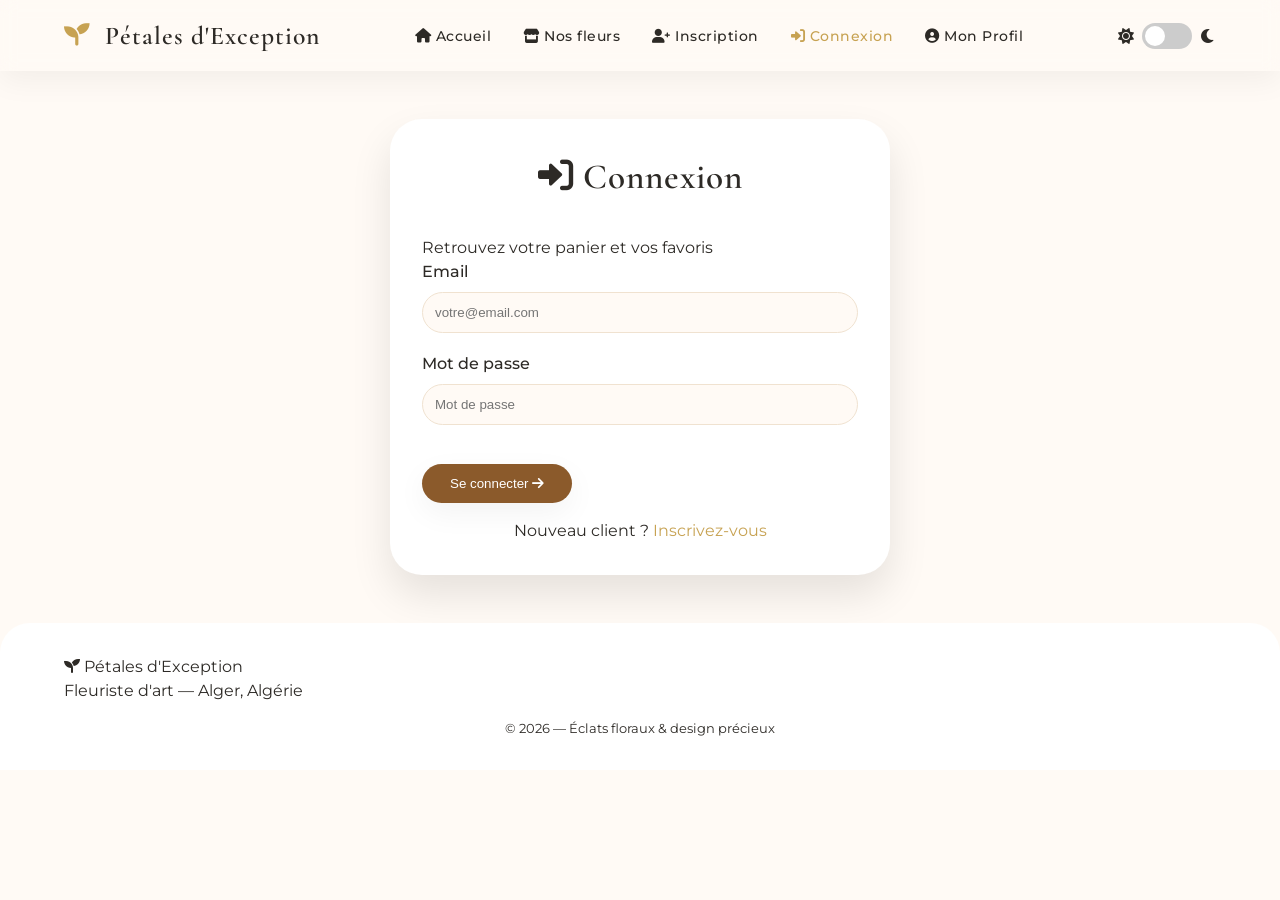
<file: login.html>
<!DOCTYPE html>
<html lang="fr">
<head>
    <meta charset="UTF-8">
    <meta name="viewport" content="width=device-width, initial-scale=1.0">
    <title>Connexion | Pétales d'Exception</title>
    <link rel="stylesheet" href="style.css">
    <link href="https://fonts.googleapis.com/css2?family=Cormorant+Garamond:wght@300;400;500;600;700&family=Montserrat:wght@200;300;400;500;600&display=swap" rel="stylesheet">
    <link rel="stylesheet" href="https://cdnjs.cloudflare.com/ajax/libs/font-awesome/6.0.0-beta3/css/all.min.css">
</head>
<body>

    <header>
        <nav class="navbar">
            <div class="logo">
                <i class="fas fa-seedling"></i> 
                <span>Pétales d'Exception</span>
            </div>
            <ul class="nav-links" id="navLinks">
                <li><a href="index.html"><i class="fas fa-home"></i> Accueil</a></li>
                <li><a href="products.html"><i class="fas fa-store"></i> Nos fleurs</a></li>
                <li><a href="register.html"><i class="fas fa-user-plus"></i> Inscription</a></li>
                <li><a href="login.html" class="active"><i class="fas fa-sign-in-alt"></i> Connexion</a></li>
                <li id="profileNav" style="display:none;"><a href="profile.html"><i class="fas fa-user-circle"></i> Mon Profil</a></li>
            </ul>
            <div class="theme-switch-wrapper">
                <i class="fas fa-sun"></i>
                <label class="theme-switch">
                    <input type="checkbox" id="themeToggle">
                    <span class="slider round"></span>
                </label>
                <i class="fas fa-moon"></i>
            </div>
            <div class="burger" id="burgerMenu">
                <i class="fas fa-bars"></i>
            </div>
        </nav>
    </header>

    <main>
        <div class="form-container">
            <h2><i class="fas fa-sign-in-alt"></i> Connexion</h2>
            <p>Retrouvez votre panier et vos favoris</p>
            <form id="loginForm">
                <div class="form-group">
                    <label>Email</label>
                    <input type="email" id="loginEmail" placeholder="votre@email.com" required>
                </div>
                <div class="form-group">
                    <label>Mot de passe</label>
                    <input type="password" id="loginPwd" placeholder="Mot de passe" required>
                </div>
                <button type="submit" class="btn-primary">Se connecter <i class="fas fa-arrow-right"></i></button>
            </form>
            <p class="message-text">Nouveau client ? <a href="register.html">Inscrivez-vous</a></p>
        </div>
    </main>

    <footer>
        <div class="footer-content">
            <div class="footer-logo">
                <i class="fas fa-seedling"></i> Pétales d'Exception
                <p>Fleuriste d'art — Alger, Algérie</p>
            </div>
        </div>
        <p class="copyright">© 2026 — Éclats floraux & design précieux</p>
    </footer>

    <script src="script.js"></script>
</body>
</html>
</file>
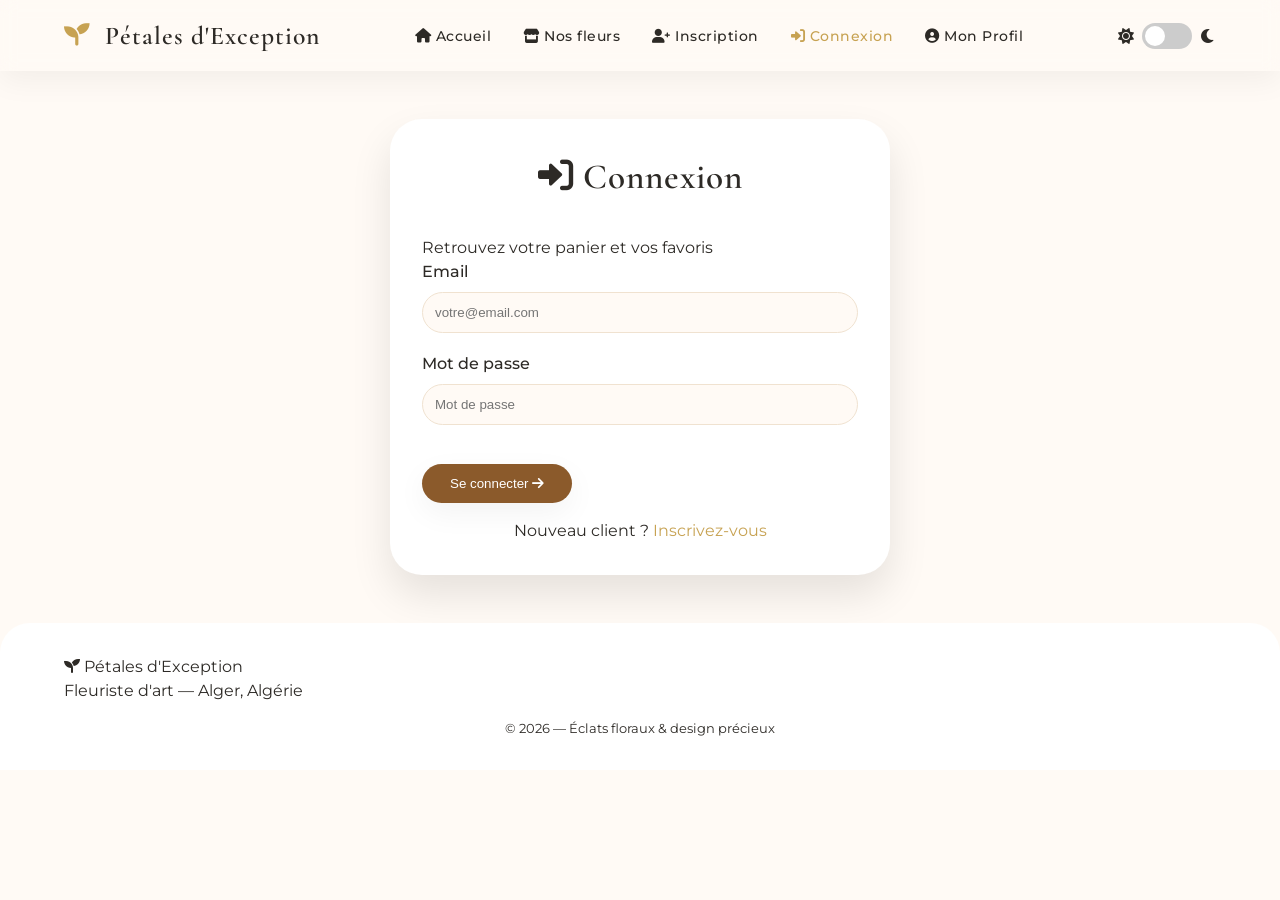
<file: profile.html>
<!DOCTYPE html>
<html lang="fr">
<head>
    <meta charset="UTF-8">
    <meta name="viewport" content="width=device-width, initial-scale=1.0">
    <title>Mon Profil | Pétales d'Exception</title>
    <link rel="stylesheet" href="style.css">
    <link href="https://fonts.googleapis.com/css2?family=Cormorant+Garamond:wght@300;400;500;600;700&family=Montserrat:wght@200;300;400;500;600&display=swap" rel="stylesheet">
    <link rel="stylesheet" href="https://cdnjs.cloudflare.com/ajax/libs/font-awesome/6.0.0-beta3/css/all.min.css">
</head>
<body>

    <header>
        <nav class="navbar">
            <div class="logo">
                <i class="fas fa-seedling"></i> 
                <span>Pétales d'Exception</span>
            </div>
            <ul class="nav-links" id="navLinks">
                <li><a href="index.html"><i class="fas fa-home"></i> Accueil</a></li>
                <li><a href="products.html"><i class="fas fa-store"></i> Nos fleurs</a></li>
                <li><a href="register.html"><i class="fas fa-user-plus"></i> Inscription</a></li>
                <li><a href="login.html"><i class="fas fa-sign-in-alt"></i> Connexion</a></li>
                <li id="profileNav" style="display:none;"><a href="profile.html" class="active"><i class="fas fa-user-circle"></i> Mon Profil</a></li>
            </ul>
            <div class="theme-switch-wrapper">
                <i class="fas fa-sun"></i>
                <label class="theme-switch">
                    <input type="checkbox" id="themeToggle">
                    <span class="slider round"></span>
                </label>
                <i class="fas fa-moon"></i>
            </div>
            <div class="burger" id="burgerMenu">
                <i class="fas fa-bars"></i>
            </div>
        </nav>
    </header>

    <main>
        <div class="profile-container">
            <div class="profile-header">
                <i class="fas fa-user-circle"></i>
                <h2>Mon espace personnel</h2>
            </div>
            
            <div class="profile-info">
                <h3><i class="fas fa-id-card"></i> Informations du compte</h3>
                <p><strong>Nom :</strong> <span id="userName"></span></p>
                <p><strong>Email :</strong> <span id="userEmail"></span></p>
            </div>

            <div class="cart-section">
                <h3><i class="fas fa-shopping-basket"></i> Mon panier (Prix en DZD)</h3>
                <div id="cartItems" class="cart-items"></div>
                <div class="cart-total">
                    <strong>Total :</strong> <span id="cartTotal">0</span> DZD
                </div>
                <div class="cart-actions">
                    <button id="emptyCart" class="btn-secondary">Vider le panier</button>
                    <button id="checkoutBtn" class="btn-primary">Passer la commande</button>
                </div>
            </div>

            <div class="logout-section">
                <button id="logoutBtn" class="btn-danger"><i class="fas fa-sign-out-alt"></i> Se déconnecter</button>
            </div>
        </div>
    </main>

    <footer>
        <div class="footer-content">
            <div class="footer-logo">
                <i class="fas fa-seedling"></i> Pétales d'Exception
                <p>Fleuriste d'art — Alger, Algérie</p>
            </div>
        </div>
        <p class="copyright">© 2026 — Éclats floraux & design précieux</p>
    </footer>

    <script src="script.js"></script>
</body>
</html>
</file>
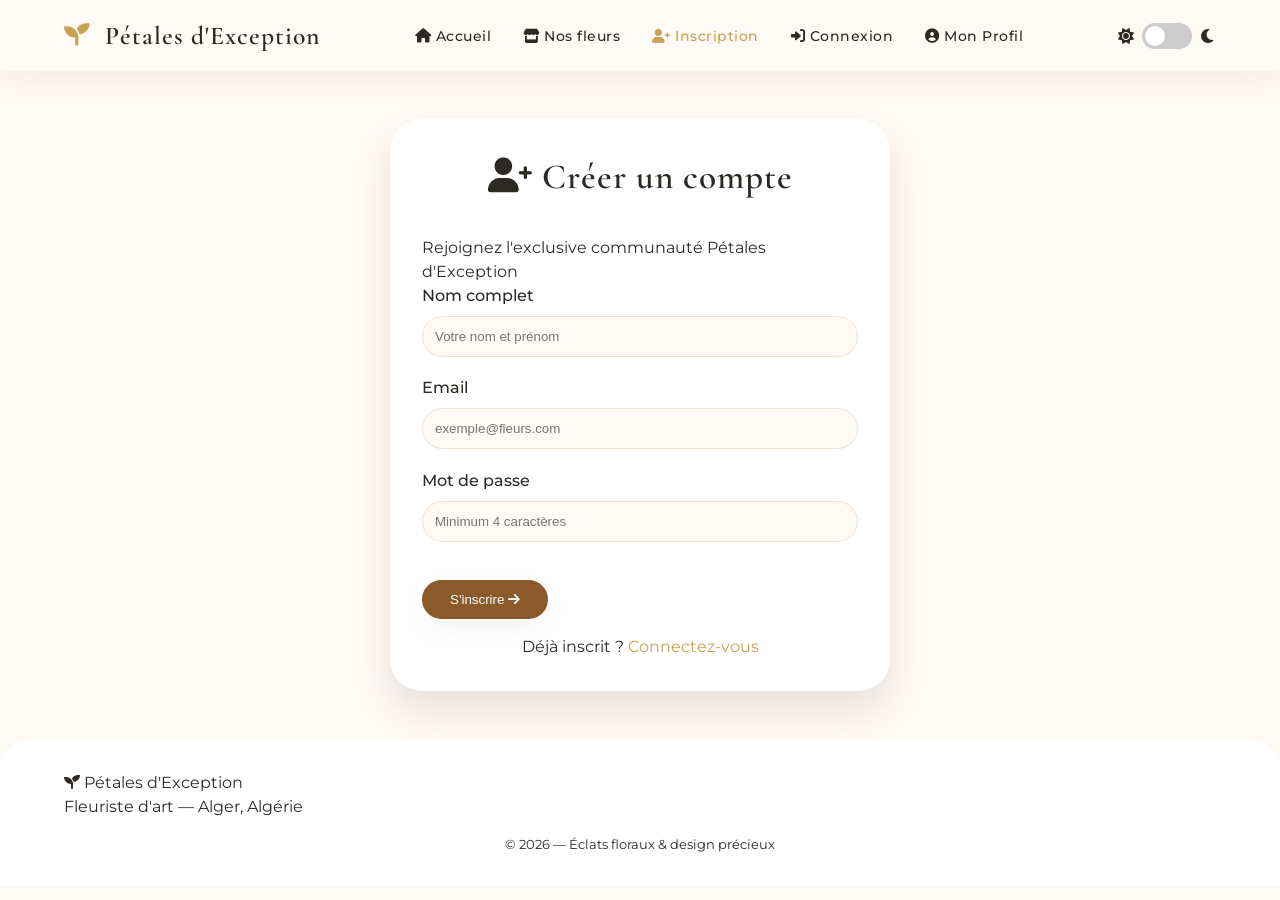
<file: register.html>
<!DOCTYPE html>
<html lang="fr">
<head>
    <meta charset="UTF-8">
    <meta name="viewport" content="width=device-width, initial-scale=1.0">
    <title>Inscription | Pétales d'Exception</title>
    <link rel="stylesheet" href="style.css">
    <link href="https://fonts.googleapis.com/css2?family=Cormorant+Garamond:wght@300;400;500;600;700&family=Montserrat:wght@200;300;400;500;600&display=swap" rel="stylesheet">
    <link rel="stylesheet" href="https://cdnjs.cloudflare.com/ajax/libs/font-awesome/6.0.0-beta3/css/all.min.css">
</head>
<body>

    <header>
        <nav class="navbar">
            <div class="logo">
                <i class="fas fa-seedling"></i> 
                <span>Pétales d'Exception</span>
            </div>
            <ul class="nav-links" id="navLinks">
                <li><a href="index.html"><i class="fas fa-home"></i> Accueil</a></li>
                <li><a href="products.html"><i class="fas fa-store"></i> Nos fleurs</a></li>
                <li><a href="register.html" class="active"><i class="fas fa-user-plus"></i> Inscription</a></li>
                <li><a href="login.html"><i class="fas fa-sign-in-alt"></i> Connexion</a></li>
                <li id="profileNav" style="display:none;"><a href="profile.html"><i class="fas fa-user-circle"></i> Mon Profil</a></li>
            </ul>
            <div class="theme-switch-wrapper">
                <i class="fas fa-sun"></i>
                <label class="theme-switch">
                    <input type="checkbox" id="themeToggle">
                    <span class="slider round"></span>
                </label>
                <i class="fas fa-moon"></i>
            </div>
            <div class="burger" id="burgerMenu">
                <i class="fas fa-bars"></i>
            </div>
        </nav>
    </header>

    <main>
        <div class="form-container">
            <h2><i class="fas fa-user-plus"></i> Créer un compte</h2>
            <p>Rejoignez l'exclusive communauté Pétales d'Exception</p>
            <form id="registerForm">
                <div class="form-group">
                    <label>Nom complet</label>
                    <input type="text" id="regName" placeholder="Votre nom et prénom" required>
                </div>
                <div class="form-group">
                    <label>Email</label>
                    <input type="email" id="regEmail" placeholder="exemple@fleurs.com" required>
                </div>
                <div class="form-group">
                    <label>Mot de passe</label>
                    <input type="password" id="regPwd" placeholder="Minimum 4 caractères" required>
                </div>
                <button type="submit" class="btn-primary">S'inscrire <i class="fas fa-arrow-right"></i></button>
            </form>
            <p class="message-text">Déjà inscrit ? <a href="login.html">Connectez-vous</a></p>
        </div>
    </main>

    <footer>
        <div class="footer-content">
            <div class="footer-logo">
                <i class="fas fa-seedling"></i> Pétales d'Exception
                <p>Fleuriste d'art — Alger, Algérie</p>
            </div>
        </div>
        <p class="copyright">© 2026 — Éclats floraux & design précieux</p>
    </footer>

    <script src="script.js"></script>
</body>
</html>
</file>
<file: style.css>
:root {
    --primary-bg: #fffaf5;
    --card-bg: #ffffff;
    --text-dark: #2d2a26;
    --accent-gold: #c7a252;
    --accent-rose: #d96c6c;
    --border-light: #f0e2d0;
    --shadow-sm: 0 10px 30px rgba(0,0,0,0.05);
    --shadow-lg: 0 20px 40px rgba(0,0,0,0.1);
    --gradient-hero: linear-gradient(135deg, #fdf8f0 0%, #f4e9df 100%);
    --btn-primary: #8b5a2b;
    --btn-hover: #6b3e1a;
    --btn-danger: #b05e5e;
}

[data-theme="dark"] {
    --primary-bg: #1e1b18;
    --card-bg: #2c2824;
    --text-dark: #f3ede8;
    --border-light: #4a3e36;
    --gradient-hero: linear-gradient(135deg, #2a241f 0%, #1c1814 100%);
    --shadow-sm: 0 10px 25px rgba(0,0,0,0.5);
    --btn-primary: #b87c4a;
    --btn-hover: #dba570;
}

* {
    margin: 0;
    padding: 0;
    box-sizing: border-box;
    transition: background 0.3s, color 0.2s, border 0.2s;
}

body {
    font-family: 'Montserrat', sans-serif;
    background: var(--primary-bg);
    color: var(--text-dark);
    line-height: 1.5;
    min-height: 100vh;
}

h1, h2, h3, .logo span {
    font-family: 'Cormorant Garamond', serif;
    font-weight: 600;
    letter-spacing: 1px;
}

.navbar {
    display: flex;
    justify-content: space-between;
    align-items: center;
    padding: 1rem 5%;
    background: var(--card-bg);
    box-shadow: var(--shadow-sm);
    position: sticky;
    top: 0;
    z-index: 1000;
    backdrop-filter: blur(8px);
    background: rgba(var(--card-bg), 0.95);
}

.logo {
    font-size: 1.6rem;
    font-weight: 500;
}

.logo i {
    color: var(--accent-gold);
    margin-right: 8px;
}

.nav-links {
    display: flex;
    gap: 2rem;
    list-style: none;
}

.nav-links a {
    text-decoration: none;
    color: var(--text-dark);
    font-weight: 500;
    font-size: 0.9rem;
    letter-spacing: 0.5px;
    transition: color 0.3s;
}

.nav-links a:hover, .nav-links a.active {
    color: var(--accent-gold);
}

.theme-switch-wrapper {
    display: flex;
    align-items: center;
    gap: 8px;
}

.theme-switch {
    position: relative;
    display: inline-block;
    width: 50px;
    height: 26px;
}

.theme-switch input {
    opacity: 0;
    width: 0;
    height: 0;
}

.slider {
    position: absolute;
    cursor: pointer;
    top: 0;
    left: 0;
    right: 0;
    bottom: 0;
    background-color: #ccc;
    border-radius: 34px;
}

.slider:before {
    position: absolute;
    content: "";
    height: 20px;
    width: 20px;
    left: 3px;
    bottom: 3px;
    background-color: white;
    border-radius: 50%;
}

input:checked + .slider {
    background-color: var(--accent-gold);
}

input:checked + .slider:before {
    transform: translateX(24px);
}

.burger {
    display: none;
    font-size: 1.5rem;
    cursor: pointer;
}

.hero {
    background: var(--gradient-hero);
    padding: 4rem 2rem;
    text-align: center;
    border-radius: 0 0 40px 40px;
    margin-bottom: 2rem;
}

.hero-content h1 {
    font-size: 3rem;
    margin-bottom: 1rem;
}

.hero-content h1 span {
    color: var(--accent-rose);
    font-style: italic;
}

.btn-primary {
    display: inline-block;
    background: var(--btn-primary);
    color: white;
    padding: 12px 28px;
    border-radius: 40px;
    text-decoration: none;
    font-weight: 500;
    margin-top: 1.2rem;
    box-shadow: var(--shadow-sm);
    border: none;
    cursor: pointer;
}

.btn-primary:hover {
    background: var(--btn-hover);
    transform: translateY(-2px);
}

.btn-secondary {
    display: inline-block;
    background: transparent;
    border: 1.5px solid var(--accent-gold);
    padding: 10px 24px;
    border-radius: 40px;
    text-decoration: none;
    color: var(--text-dark);
    cursor: pointer;
}

.btn-danger {
    background: var(--btn-danger);
    color: white;
    padding: 10px 24px;
    border-radius: 40px;
    border: none;
    cursor: pointer;
}

.featured-categories, .preview-products, .page-header {
    padding: 3rem 5%;
}

.page-header {
    text-align: center;
    background: var(--gradient-hero);
    margin-bottom: 1rem;
}

.page-header h1 {
    font-size: 2.5rem;
}

h2 {
    font-size: 2.2rem;
    text-align: center;
    margin-bottom: 2rem;
}

.categories-grid {
    display: flex;
    justify-content: center;
    gap: 2rem;
    flex-wrap: wrap;
}

.cat-card {
    background: var(--card-bg);
    padding: 2rem;
    border-radius: 32px;
    text-align: center;
    width: 220px;
    box-shadow: var(--shadow-sm);
    cursor: pointer;
    transition: transform 0.3s;
}

.cat-card i {
    font-size: 2.8rem;
    color: var(--accent-gold);
    margin-bottom: 1rem;
}

.cat-card:hover {
    transform: translateY(-8px);
}

.preview-grid, .products-grid {
    display: grid;
    grid-template-columns: repeat(auto-fill, minmax(260px, 1fr));
    gap: 2rem;
    margin-bottom: 2rem;
}

.product-card {
    background: var(--card-bg);
    border-radius: 28px;
    overflow: hidden;
    box-shadow: var(--shadow-sm);
    transition: all 0.3s;
    padding: 1rem;
    text-align: center;
}

.product-card img {
    width: 100%;
    height: 200px;
    object-fit: cover;
    border-radius: 20px;
}

.product-card h3 {
    font-size: 1.3rem;
    margin: 0.8rem 0;
}

.price {
    font-weight: 600;
    color: var(--accent-gold);
    font-size: 1.2rem;
}

.add-to-cart {
    background: var(--btn-primary);
    border: none;
    color: white;
    padding: 8px 16px;
    border-radius: 30px;
    cursor: pointer;
    margin-top: 12px;
    width: 100%;
}

.center-btn {
    text-align: center;
}

.products-header {
    padding: 1rem 5%;
    display: flex;
    justify-content: center;
    flex-wrap: wrap;
    gap: 1rem;
}

.filter-buttons {
    display: flex;
    gap: 1rem;
    flex-wrap: wrap;
    justify-content: center;
}

.filter-btn {
    background: var(--card-bg);
    border: 1px solid var(--border-light);
    padding: 10px 24px;
    border-radius: 40px;
    cursor: pointer;
    font-weight: 500;
    color: var(--text-dark);
}

.filter-btn.active-filter {
    background: var(--accent-gold);
    color: white;
    border-color: var(--accent-gold);
}

.form-container {
    max-width: 500px;
    margin: 3rem auto;
    background: var(--card-bg);
    padding: 2rem;
    border-radius: 32px;
    box-shadow: var(--shadow-lg);
}

.form-group {
    margin-bottom: 1.2rem;
}

.form-group label {
    display: block;
    margin-bottom: 0.5rem;
    font-weight: 500;
}

input {
    width: 100%;
    padding: 12px;
    border-radius: 28px;
    border: 1px solid var(--border-light);
    background: var(--primary-bg);
    color: var(--text-dark);
}

.message-text {
    text-align: center;
    margin-top: 1rem;
}

.message-text a {
    color: var(--accent-gold);
    text-decoration: none;
}

.profile-container {
    max-width: 800px;
    margin: 2rem auto;
    padding: 2rem;
    background: var(--card-bg);
    border-radius: 32px;
    box-shadow: var(--shadow-lg);
}

.profile-header {
    text-align: center;
    margin-bottom: 2rem;
}

.profile-header i {
    font-size: 4rem;
    color: var(--accent-gold);
}

.profile-info {
    padding: 1rem;
    background: var(--primary-bg);
    border-radius: 24px;
    margin-bottom: 2rem;
}

.cart-section {
    margin-top: 2rem;
    padding: 1rem;
    background: var(--primary-bg);
    border-radius: 24px;
}

.cart-items {
    margin: 1rem 0;
    max-height: 300px;
    overflow-y: auto;
}

.cart-items > div {
    display: flex;
    justify-content: space-between;
    align-items: center;
    padding: 10px;
    border-bottom: 1px solid var(--border-light);
}

.remove-item {
    background: var(--btn-danger);
    border: none;
    color: white;
    padding: 5px 10px;
    border-radius: 20px;
    cursor: pointer;
}

.cart-total {
    text-align: right;
    font-size: 1.2rem;
    padding: 1rem;
    border-top: 2px solid var(--border-light);
    margin-top: 1rem;
}

.cart-actions {
    display: flex;
    gap: 1rem;
    justify-content: flex-end;
    margin-top: 1rem;
}

.logout-section {
    margin-top: 2rem;
    text-align: center;
}

footer {
    background: var(--card-bg);
    padding: 2rem 5%;
    margin-top: 3rem;
    border-radius: 30px 30px 0 0;
}

.footer-content {
    display: flex;
    justify-content: space-between;
    flex-wrap: wrap;
    gap: 2rem;
}

.socials i {
    font-size: 1.5rem;
    margin-right: 1rem;
    color: var(--accent-gold);
    cursor: pointer;
}

.copyright {
    text-align: center;
    margin-top: 1rem;
    font-size: 0.8rem;
}

@media (max-width: 768px) {
    .nav-links {
        display: none;
        flex-direction: column;
        width: 100%;
        background: var(--card-bg);
        position: absolute;
        top: 70px;
        left: 0;
        padding: 1rem;
    }
    .nav-links.active {
        display: flex;
    }
    .burger {
        display: block;
    }
    .hero-content h1 {
        font-size: 2rem;
    }
    .products-grid {
        grid-template-columns: repeat(auto-fill, minmax(200px, 1fr));
    }
}
</file>
